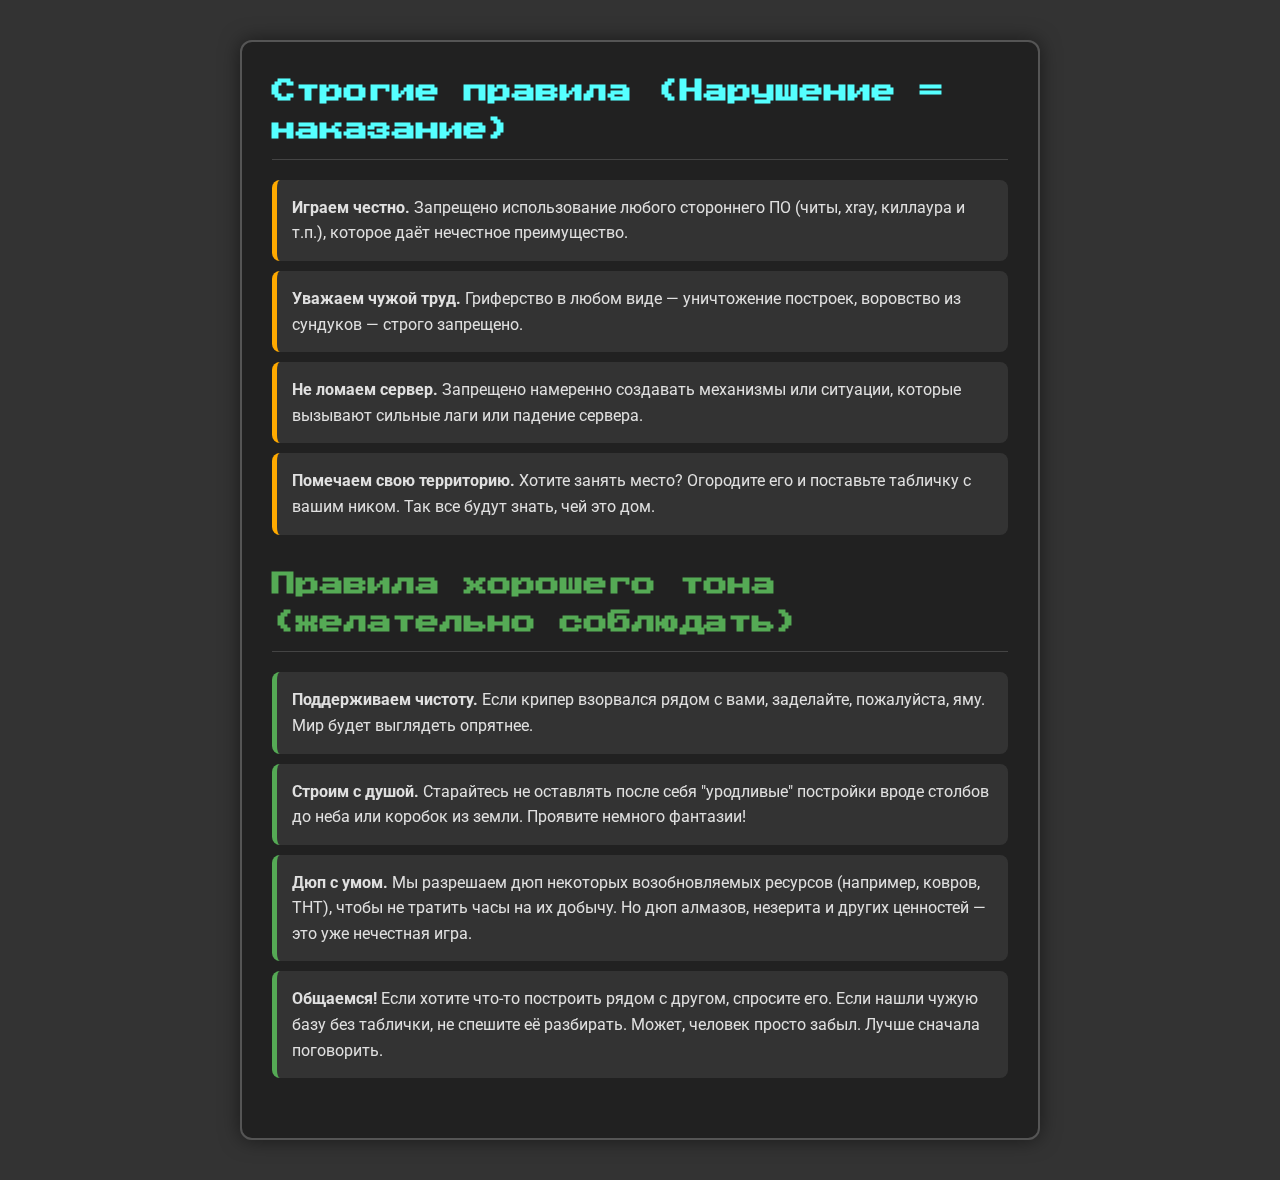
<file: rules.html>
<!DOCTYPE html>
<html lang="ru">
	<head>
		<meta charset="UTF-8" />
		<meta name="viewport" content="width=device-width, initial-scale=1.0" />
		<title>Правила сервера</title>
		<!-- Подключаем шрифты с Google Fonts -->
		<link rel="preconnect" href="https://fonts.googleapis.com" />
		<link rel="preconnect" href="https://fonts.gstatic.com" crossorigin />
		<link
			href="https://fonts.googleapis.com/css2?family=Press+Start+2P&family=Roboto:wght@400;700&display=swap"
			rel="stylesheet"
		/>
		<link rel="icon" href="assets/logo.ico" type="image/x-icon" />

		<style>
			/* --- Стили остаются те же, они уже настроены для красивого вида --- */
			* {
				box-sizing: border-box;
				margin: 0;
				padding: 0;
			}

			body {
				font-family: 'Roboto', sans-serif;
				background-color: #333;
				background-image: url('https://i.imgur.com/uS18PAN.jpg'); /* Фон в стиле Minecraft */
				background-size: cover;
				background-position: center;
				background-attachment: fixed;
				color: #e0e0e0;
				line-height: 1.6;
				padding: 20px;
			}

			.container {
				max-width: 800px;
				margin: 20px auto;
				background-color: rgba(30, 30, 30, 0.85);
				padding: 30px;
				border-radius: 12px;
				border: 2px solid #555;
				box-shadow: 0 0 20px rgba(0, 0, 0, 0.5);
				backdrop-filter: blur(5px);
			}

			header {
				text-align: center;
				margin-bottom: 40px;
				border-bottom: 2px solid #444;
				padding-bottom: 20px;
			}

			h1 {
				font-family: 'Press Start 2P', cursive;
				color: #ffaa00;
				font-size: 2.5em;
				margin-bottom: 10px;
				text-shadow: 3px 3px 0 #000;
			}

			.subtitle {
				font-size: 1.1em;
				color: #b0b0b0;
			}

			.rules-section {
				margin-bottom: 30px;
			}

			h2 {
				font-family: 'Press Start 2P', cursive;
				color: #55ffff;
				font-size: 1.5em;
				margin-bottom: 20px;
				border-bottom: 1px solid #444;
				padding-bottom: 10px;
			}

			ul {
				list-style: none;
			}

			li {
				background-color: rgba(60, 60, 60, 0.7);
				padding: 15px;
				margin-bottom: 10px;
				border-radius: 8px;
				border-left: 5px solid #ffaa00;
				transition: all 0.3s ease;
			}

			li:hover {
				transform: translateX(10px);
				border-left-color: #55ffff;
				background-color: rgba(75, 75, 75, 0.9);
			}

			.soft-rule li {
				border-left-color: #55aa55; /* Зеленый цвет для "хороших" правил */
			}

			.soft-rule li:hover {
				border-left-color: #80ff80;
			}

			footer {
				text-align: center;
				margin-top: 40px;
				padding-top: 20px;
				border-top: 2px solid #444;
			}

			.server-ip {
				display: inline-block;
				background-color: #55aa55;
				color: #fff;
				padding: 15px 30px;
				border-radius: 8px;
				font-size: 1.2em;
				font-weight: bold;
				text-transform: uppercase;
				cursor: pointer;
				border: 2px solid #338d33;
				transition: background-color 0.3s ease;
			}

			.server-ip:hover {
				background-color: #66bb66;
			}

			.copy-feedback {
				display: none;
				color: #55aa55;
				margin-top: 10px;
				font-weight: bold;
			}
		</style>
	</head>
	<body>
		<div class="container">
			<main>
				<section class="rules-section">
					<h2>Строгие правила (Нарушение = наказание)</h2>
					<ul>
						<li>
							<b>Играем честно.</b> Запрещено использование любого стороннего ПО
							(читы, xray, киллаура и т.п.), которое даёт нечестное
							преимущество.
						</li>
						<li>
							<b>Уважаем чужой труд.</b> Гриферство в любом виде — уничтожение
							построек, воровство из сундуков — строго запрещено.
						</li>
						<li>
							<b>Не ломаем сервер.</b> Запрещено намеренно создавать механизмы
							или ситуации, которые вызывают сильные лаги или падение сервера.
						</li>
						<li>
							<b>Помечаем свою территорию.</b> Хотите занять место? Огородите
							его и поставьте табличку с вашим ником. Так все будут знать, чей
							это дом.
						</li>
					</ul>
				</section>

				<section class="rules-section">
					<h2 style="color: #55aa55">
						Правила хорошего тона (желательно соблюдать)
					</h2>
					<ul class="soft-rule">
						<li>
							<b>Поддерживаем чистоту.</b> Если крипер взорвался рядом с вами,
							заделайте, пожалуйста, яму. Мир будет выглядеть опрятнее.
						</li>
						<li>
							<b>Строим с душой.</b> Старайтесь не оставлять после себя
							"уродливые" постройки вроде столбов до неба или коробок из земли.
							Проявите немного фантазии!
						</li>
						<li>
							<b>Дюп с умом.</b> Мы разрешаем дюп некоторых возобновляемых
							ресурсов (например, ковров, ТНТ), чтобы не тратить часы на их
							добычу. Но дюп алмазов, незерита и других ценностей — это уже
							нечестная игра.
						</li>
						<li>
							<b>Общаемся!</b> Если хотите что-то построить рядом с другом,
							спросите его. Если нашли чужую базу без таблички, не спешите её
							разбирать. Может, человек просто забыл. Лучше сначала поговорить.
						</li>
					</ul>
				</section>
			</main>
	</body>
</html>
</file>
